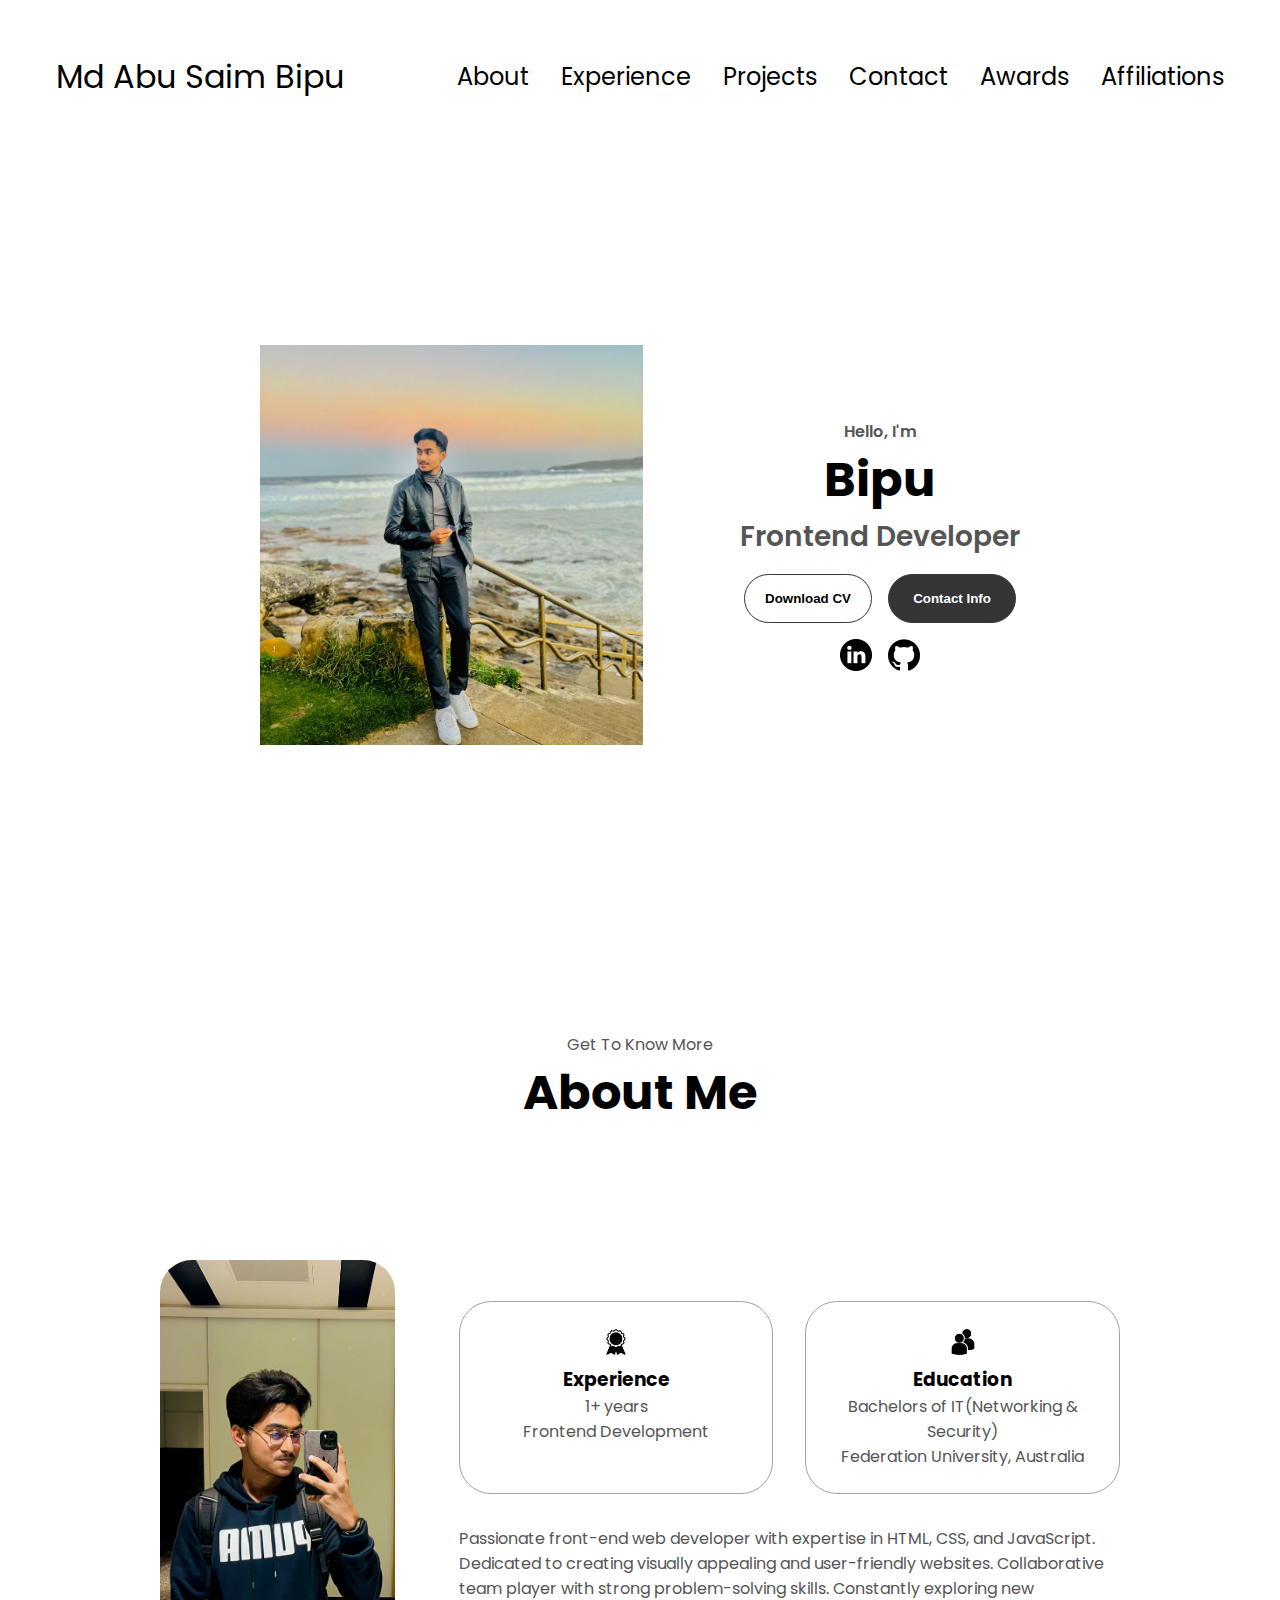
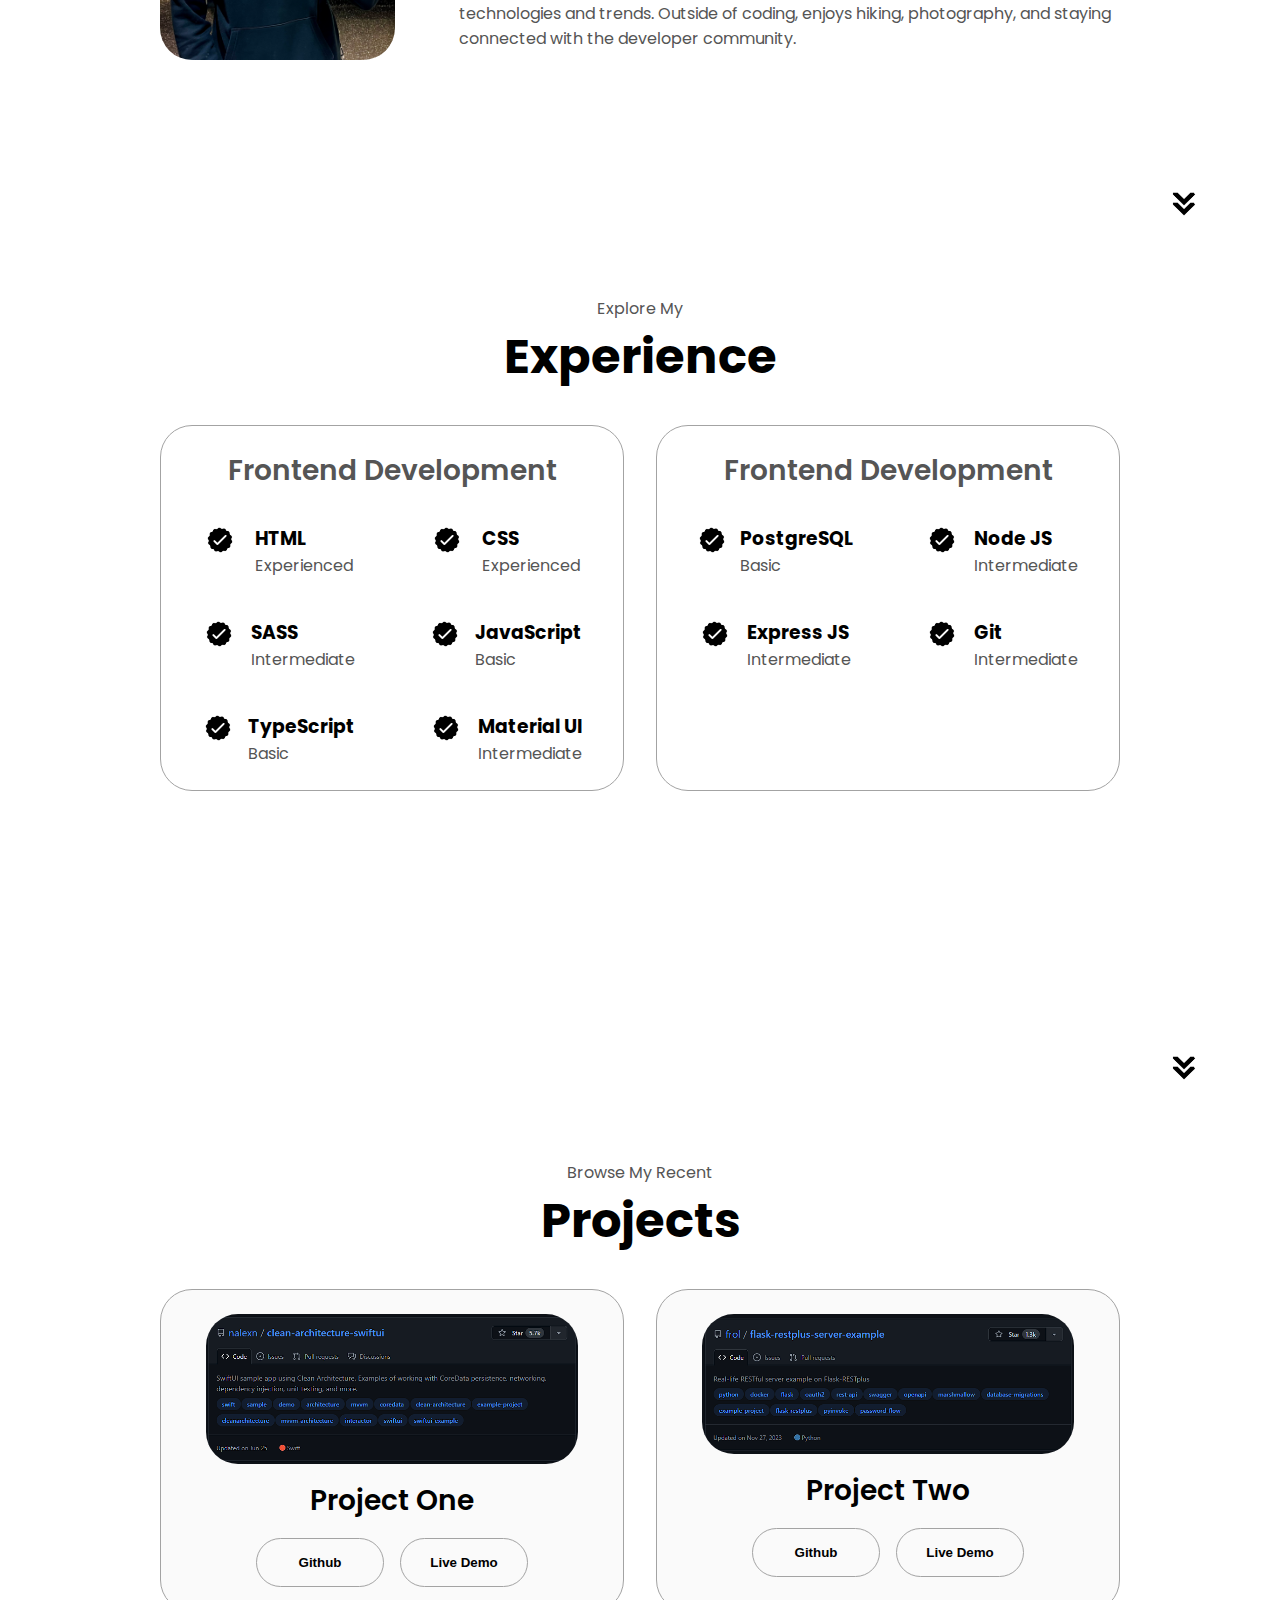
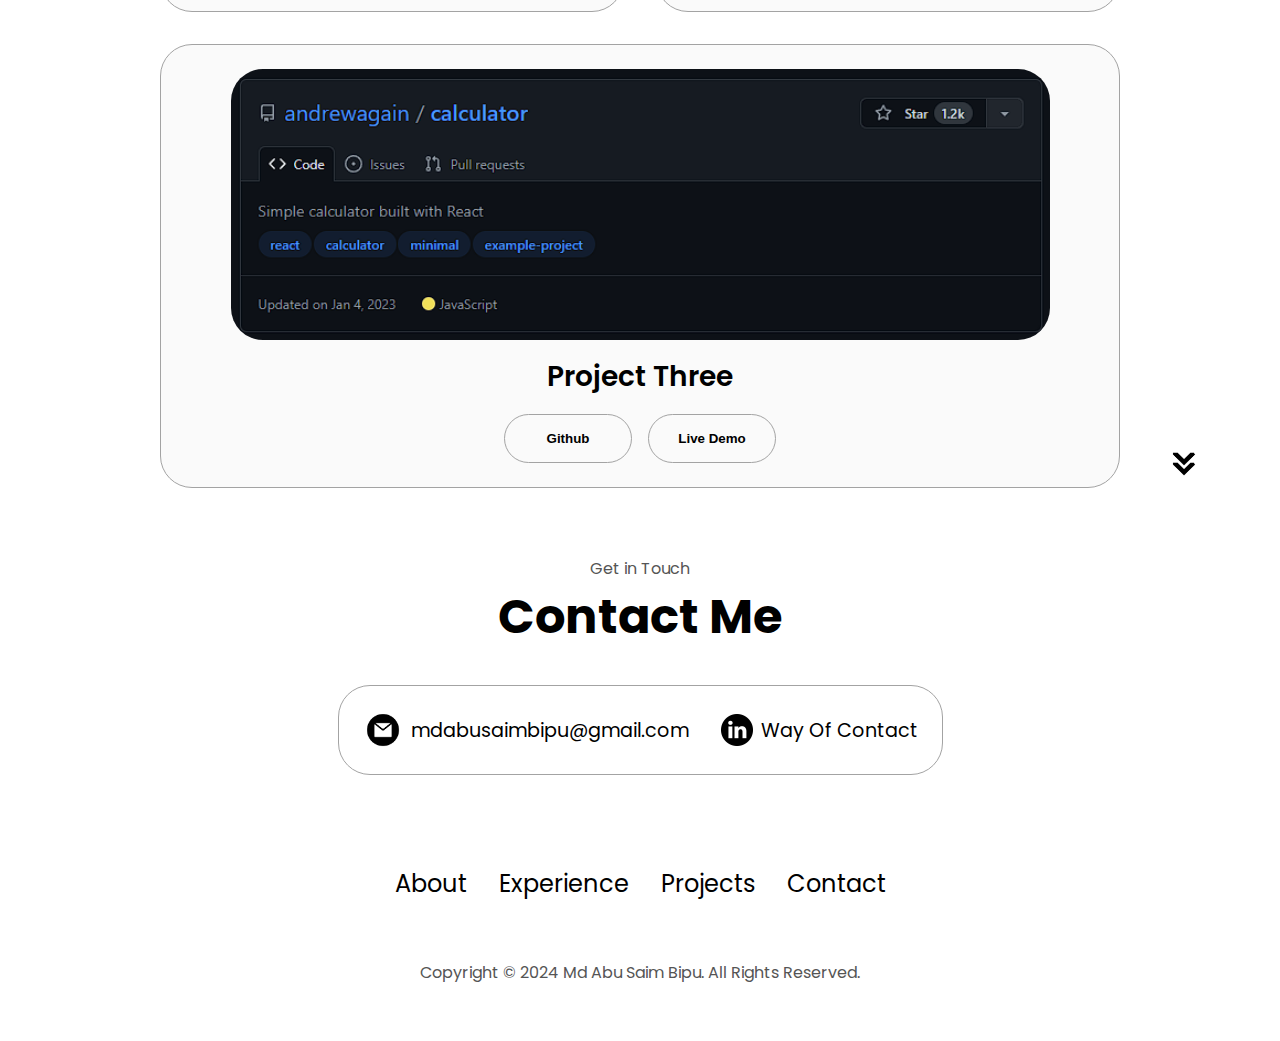
<file: index.html>
<!DOCTYPE html>
<html lang="en">
  <head>
    <meta charset="UTF-8" />
    <meta http-equiv="X-UA-Compatible" content="IE=edge" />
    <meta name="viewport" content="width=device-width, initial-scale=1.0" />
    <title>My Portfolio</title>
    <link rel="stylesheet" href="style.css" />
    <link rel="stylesheet" href="mediaqueries.css" />
  </head>
  <body>
    <nav id="desktop-nav">
      <div class="logo">Md Abu Saim Bipu</div>
      <div>
        <ul class="nav-links">
          <li><a href="#about">About</a></li>
          <li><a href="#experience">Experience</a></li>
          <li><a href="#projects">Projects</a></li>
          <li><a href="#contact">Contact</a></li>
          <li><a href="Awards">Awards</a></li>
          <li><a href="Affiliations">Affiliations</a></li>
        </ul>
      </div>
    </nav>
    <nav id="hamburger-nav">
      <div class="logo">Md Abu Saim Bipu</div>
      <div class="hamburger-menu">
        <div class="hamburger-icon" onclick="toggleMenu()">
          <span></span>
          <span></span>
          <span></span>
        </div>
        <div class="menu-links">
          <li><a href="#about" onclick="toggleMenu()">About</a></li>
          <li><a href="#experience" onclick="toggleMenu()">Experience</a></li>
          <li><a href="#projects" onclick="toggleMenu()">Projects</a></li>
          <sli><a href="#contact" onclick="toggleMenu()">Contact</a></li>
          <sli><a href="#affiliations" onclick="toggleMenu()">Affiliations</a></li>
        </div>
      </div>
    </nav>
    <section id="profile"> 
      <div class="section__pic-container">
        <img src="./assets/profile-pic.png" alt="John Doe profile picture" />
      </div>
      <div class="section__text">
        <p class="section__text__p1">Hello, I'm</p>
        <h1 class="title">Bipu</h1>
        <p class="section__text__p2">Frontend Developer</p>
        <div class="btn-container">
          <button
            class="btn btn-color-2"
            onclick="window.open('Bipu Resume.pdf')"
          >
            Download CV
          </button>
          <button class="btn btn-color-1" onclick="location.href='./#contact'">
            Contact Info
          </button>
        </div>
        <div id="socials-container">
          <img
            src="./assets/linkedin.png"
            alt="My LinkedIn profile"
            class="icon"
            onclick="location.href='https://linkedin.com/'"
          />
          <img
            src="./assets/github.png"
            alt="My Github profile"
            class="icon"
            onclick="location.href='https://github.com/Bipu2937'"
          />
        </div>
      </div>
    </section>
    <section id="about">
      <p class="section__text__p1">Get To Know More</p>
      <h1 class="title">About Me</h1>
      <div class="section-container">
        <div class="section__pic-container">
          <img
            src="./assets/about-pic.png"
            alt="Profile picture"
            class="about-pic"
          />
        </div>
        <div class="about-details-container">
          <div class="about-containers">
            <div class="details-container">
              <img
                src="./assets/experience.png"
                alt="Experience icon"
                class="icon"
              />
              <h3>Experience</h3>
              <p>1+ years <br />Frontend Development</p>
            </div>
            <div class="details-container">
              <img
                src="./assets/education.png"
                alt="Education icon"
                class="icon"
              />
              <h3>Education</h3>
              <p>Bachelors of IT(Networking & Security)<br />Federation University, Australia</p>
            </div>
          </div>
          <div class="text-container">
            <p>
              Passionate front-end web developer with expertise in HTML, CSS, and JavaScript. 
              Dedicated to creating visually appealing and user-friendly websites. Collaborative team 
              player with strong problem-solving skills. Constantly exploring new technologies and trends. 
              Outside of coding, enjoys hiking, photography, and staying connected with the developer community.
            </p>
          </div>
        </div>
      </div>
      <img
        src="./assets/arrow.png"
        alt="Arrow icon"
        class="icon arrow"
        onclick="location.href='./#experience'"
      />
    </section>
    <section id="experience">
      <p class="section__text__p1">Explore My</p>
      <h1 class="title">Experience</h1>
      <div class="experience-details-container">
        <div class="about-containers">
          <div class="details-container">
            <h2 class="experience-sub-title">Frontend Development</h2>
            <div class="article-container">
              <article>
                <img
                  src="./assets/checkmark.png"
                  alt="Experience icon"
                  class="icon"
                />
                <div>
                  <h3>HTML</h3>
                  <p>Experienced</p>
                </div>
              </article>
              <article>
                <img
                  src="./assets/checkmark.png"
                  alt="Experience icon"
                  class="icon"
                />
                <div>
                  <h3>CSS</h3>
                  <p>Experienced</p>
                </div>
              </article>
              <article>
                <img
                  src="./assets/checkmark.png"
                  alt="Experience icon"
                  class="icon"
                />
                <div>
                  <h3>SASS</h3>
                  <p>Intermediate</p>
                </div>
              </article>
              <article>
                <img
                  src="./assets/checkmark.png"
                  alt="Experience icon"
                  class="icon"
                />
                <div>
                  <h3>JavaScript</h3>
                  <p>Basic</p>
                </div>
              </article>
              <article>
                <img
                  src="./assets/checkmark.png"
                  alt="Experience icon"
                  class="icon"
                />
                <div>
                  <h3>TypeScript</h3>
                  <p>Basic</p>
                </div>
              </article>
              <article>
                <img
                  src="./assets/checkmark.png"
                  alt="Experience icon"
                  class="icon"
                />
                <div>
                  <h3>Material UI</h3>
                  <p>Intermediate</p>
                </div>
              </article>
            </div>
          </div>
          <div class="details-container">
            <h2 class="experience-sub-title">Frontend Development</h2>
            <div class="article-container">
              <article>
                <img
                  src="./assets/checkmark.png"
                  alt="Experience icon"
                  class="icon"
                />
                <div>
                  <h3>PostgreSQL</h3>
                  <p>Basic</p>
                </div>
              </article>
              <article>
                <img
                  src="./assets/checkmark.png"
                  alt="Experience icon"
                  class="icon"
                />
                <div>
                  <h3>Node JS</h3>
                  <p>Intermediate</p>
                </div>
              </article>
              <article>
                <img
                  src="./assets/checkmark.png"
                  alt="Experience icon"
                  class="icon"
                />
                <div>
                  <h3>Express JS</h3>
                  <p>Intermediate</p>
                </div>
              </article>
              <article>
                <img
                  src="./assets/checkmark.png"
                  alt="Experience icon"
                  class="icon"
                />
                <div>
                  <h3>Git</h3>
                  <p>Intermediate</p>
                </div>
              </article>
            </div>
          </div>
        </div>
      </div>
      <img
        src="./assets/arrow.png"
        alt="Arrow icon"
        class="icon arrow"
        onclick="location.href='./#projects'"
      />
    </section>
    <section id="projects">
      <p class="section__text__p1">Browse My Recent</p>
      <h1 class="title">Projects</h1>
      <div class="experience-details-container">
        <div class="about-containers">
          <div class="details-container color-container">
            <div class="article-container">
              <img
                src="./assets/project-1.png"
                alt="Project 1"
                class="project-img"
              />
            </div>
            <h2 class="experience-sub-title project-title">Project One</h2>
            <div class="btn-container">
              <button
                class="btn btn-color-2 project-btn"
                onclick="location.href='https://github.com/nalexn/clean-architecture-swiftui'"
              >
                Github
              </button>
              <button
                class="btn btn-color-2 project-btn"
                onclick="location.href='https://github.com/nalexn/clean-architecture-swiftui'"
              >
                Live Demo
              </button>
            </div>
          </div>
          <div class="details-container color-container">
            <div class="article-container">
              <img
                src="./assets/project-2.png"
                alt="Project 2"
                class="project-img"
              />
            </div>
            <h2 class="experience-sub-title project-title">Project Two</h2>
            <div class="btn-container">
              <button
                class="btn btn-color-2 project-btn"
                onclick="location.href='https://github.com/frol/flask-restplus-server-example'"
              >
                Github
              </button>
              <button
                class="btn btn-color-2 project-btn"
                onclick="location.href='https://github.com/frol/flask-restplus-server-example'"
              >
                Live Demo
              </button>
            </div>
          </div>
          <div class="details-container color-container">
            <div class="article-container">
              <img
                src="./assets/project-3.png"
                alt="Project 3"
                class="project-img"
              />
            </div>
            <h2 class="experience-sub-title project-title">Project Three</h2>
            <div class="btn-container">
              <button
                class="btn btn-color-2 project-btn"
                onclick="location.href='https://github.com/andrewagain/calculator'"
              >
                Github
              </button>
              <button
                class="btn btn-color-2 project-btn"
                onclick="location.href='https://github.com/andrewagain/calculator'"
              >
                Live Demo
              </button>
            </div>
          </div>
        </div>
      </div>
      <img
        src="./assets/arrow.png"
        alt="Arrow icon"
        class="icon arrow"
        onclick="location.href='./#contact'"
      />
    </section>
    <section id="contact">
      <p class="section__text__p1">Get in Touch</p>
      <h1 class="title">Contact Me</h1>
      <div class="contact-info-upper-container">
        <div class="contact-info-container">
          <img
            src="./assets/email.png"
            alt="Email icon"
            class="icon contact-icon email-icon"
          />
          <p><a href="mailto:examplemail@gmail.com">mdabusaimbipu@gmail.com</a></p>
        </div>
        <div class="contact-info-container">
          <img
            src="./assets/linkedin.png"
            alt="LinkedIn icon"
            class="icon contact-icon"
          />
          <p><a href="contact.html">Way Of Contact</a></p>
        </div>
      </div>
    </section>
    <footer>
      <nav>
        <div class="nav-links-container">
          <ul class="nav-links">
            <li><a href="#about">About</a></li>
            <li><a href="#experience">Experience</a></li>
            <li><a href="#projects">Projects</a></li>
            <li><a href="#contact">Contact</a></li>
          </ul>
        </div>
      </nav>
      <p>Copyright &#169; 2024 Md Abu Saim Bipu. All Rights Reserved.</p>
    </footer>
    <script src="script.js"></script>
  </body>
</html>
</file>
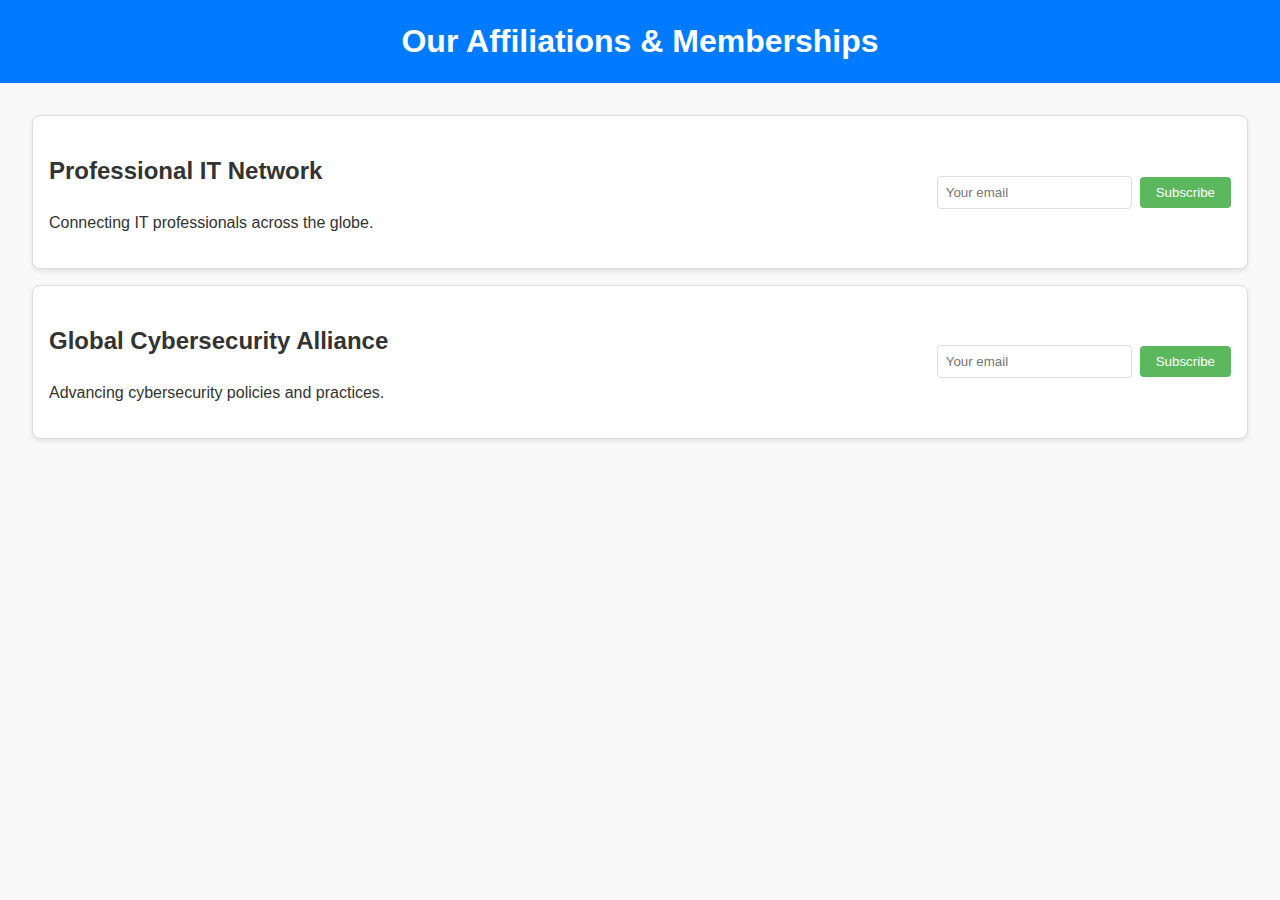
<file: Affiliations.html>
<!DOCTYPE html>
<html lang="en">
<head>
<meta charset="UTF-8">
<meta name="viewport" content="width=device-width, initial-scale=1.0">
<title>Affiliations & Memberships</title>
<link rel="stylesheet" href="Affiliations.css">
<script>
  function subscribe(id) {
    var button = document.getElementById('subscribe-button-' + id);
    button.textContent = 'Subscribed';
    button.disabled = true;
  }
</script>
</head>
<body>
  <header>
    <h1>Our Affiliations & Memberships</h1>
  </header>
  <main>
    <section class="affiliation">
      <div class="content">
        <h2>Professional IT Network</h2>
        <p>Connecting IT professionals across the globe.</p>
      </div>
      <div class="subscription">
        <input type="email" placeholder="Your email" />
        <button id="subscribe-button-1" onclick="subscribe(1)">Subscribe</button>
      </div>
    </section>
    <section class="affiliation">
      <div class="content">
        <h2>Global Cybersecurity Alliance</h2>
        <p>Advancing cybersecurity policies and practices.</p>
      </div>
      <div class="subscription">
        <input type="email" placeholder="Your email" />
        <button id="subscribe-button-2" onclick="subscribe(2)">Subscribe</button>
      </div>
    </section>
  </main>
</body>
</html>
</file>
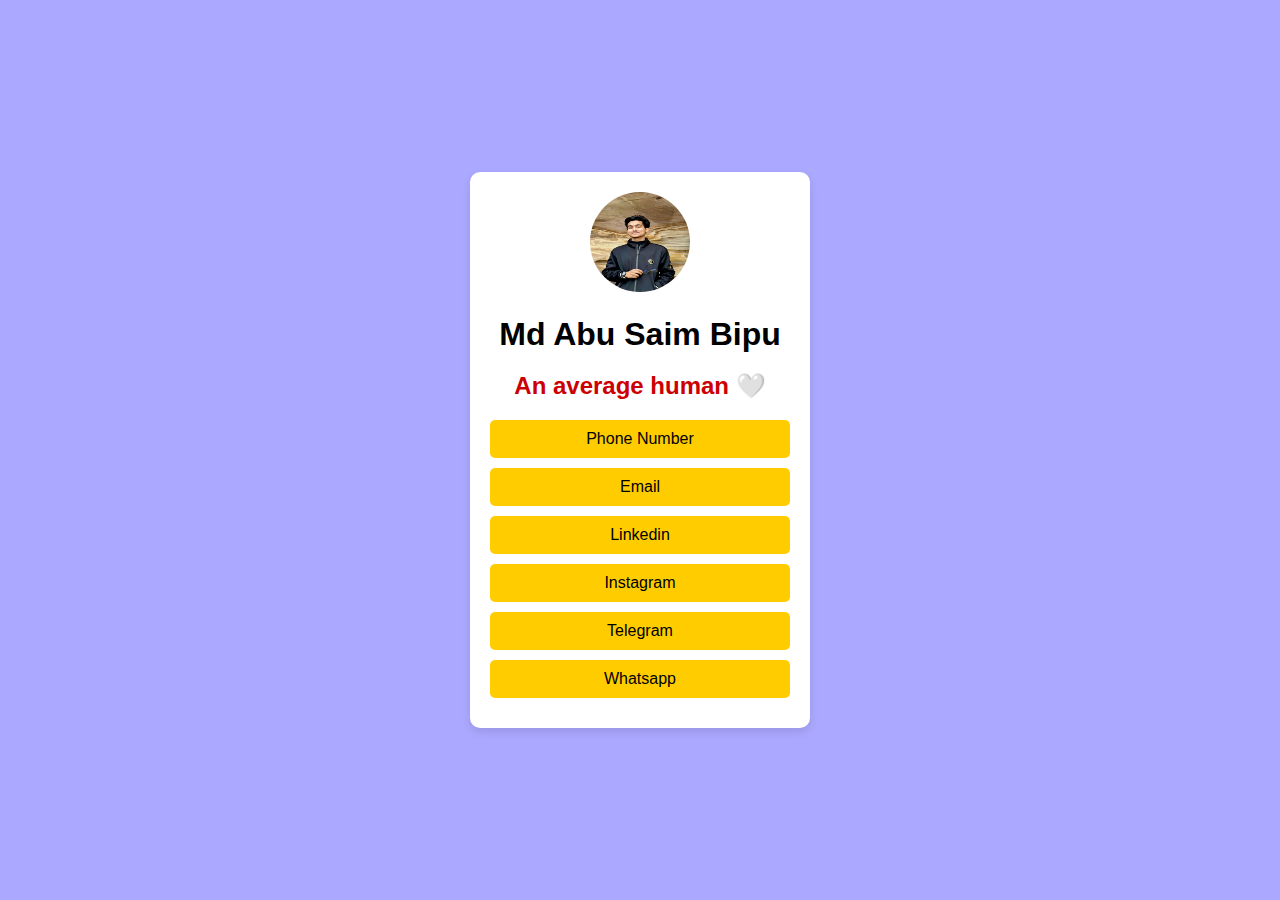
<file: contact.html>
<!DOCTYPE html>
<html lang="en">
<head>
    <meta charset="UTF-8">
    <meta name="viewport" content="width=device-width, initial-scale=1.0">
    <title>Md Abu Saim Bipu</title>
    <style>
        body {
            background: #aba8ff;
            font-family: Arial, sans-serif;
            display: flex;
            justify-content: center;
            align-items: center;
            height: 100vh;
            margin: 0;
        }
        .profile {
            background: #fff;
            border-radius: 10px;
            box-shadow: 0 4px 8px rgba(0, 0, 0, 0.1);
            width: 300px;
            padding: 20px;
            text-align: center;
        }
        .profile img {
            border-radius: 50%;
            width: 100px;
            height: 100px;
            margin-bottom: 10px;
        }
        .profile h1 {
            color: #000;
            margin: 10px 0;
        }
        .profile h2 {
            color: #cc0000;
            margin-bottom: 20px;
        }
        .profile a {
            display: block;
            background: #ffcc00;
            color: #000000;
            text-decoration: none;
            padding: 10px;
            border-radius: 5px;
            margin-bottom: 10px;
        }
        .profile a:hover {
            transition: 1s;
            background:linear-gradient(to bottom, rgba(0, 182, 30, 0.557), rgba(128, 0, 255, 0.397))
        }
    </style>
</head>
<body>
    <div class="profile">
        <img src="bipuprofile.jpg" alt="Profile Picture">
        <h1>Md Abu Saim Bipu</h1>
        <h2>An average human 🤍</h2>
        <a href="tel:+61420378114">Phone Number</a>
        <a href="mailto:mdabusaimbipu@gmail.com">Email</a>
        <a href="https://www.linkedin.com/in/md-abu-saim-bipu-663993272">Linkedin</a>
        <a href="https://instagram.com/md_abu_saim_bipu?igshid=OGQ5ZDc2ODk2ZA==">Instagram</a>
        <a href="https://t.me/abusaimbipu">Telegram</a>
        <a href="https://wa.me/qr/FDHYDKWKELGOH1">Whatsapp</a>
    </div>
</body>
</html>
</file>
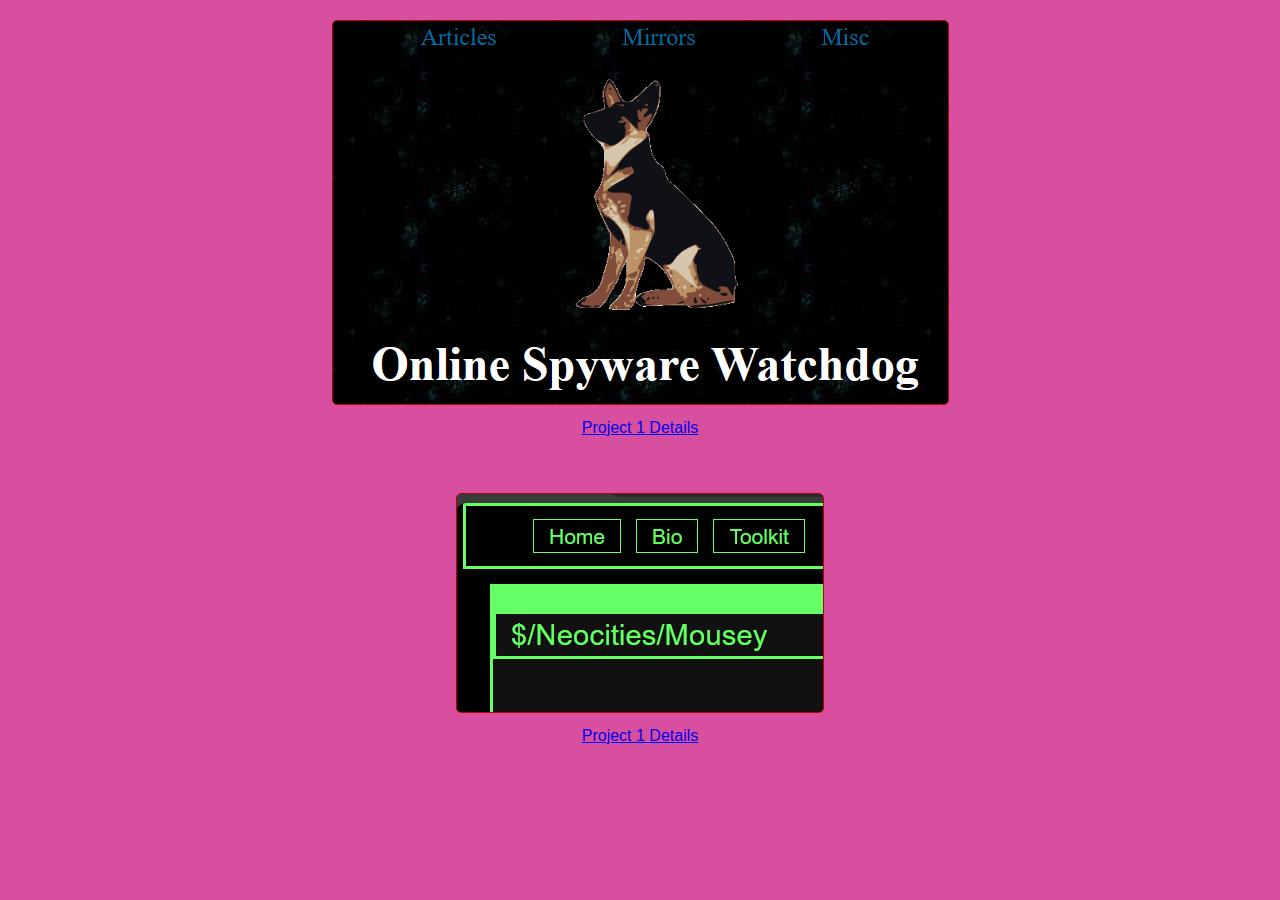
<file: gallery.html>
<!DOCTYPE html>
<html lang="en">
<head>
    <meta charset="UTF-8">
    <meta name="viewport" content="width=device-width, initial-scale=1.0">
    <title>Your Portfolio Gallery</title>
    <link rel="stylesheet" href="gallery.css"> <!-- Link to your CSS file -->
</head>
<body>
    <section class="gallery">
        <div class="image">
            <img src="project1.png" alt="Project 1">
            <p><a href="https://spyware.neocities.org/">Project 1 Details</a></p>
        </div>
        <!-- Add more images and links -->
    </section>
    <section class="gallery">
        <div class="image">
            <img src="project2.png" alt="Project 2">
            <p><a href="https://mousey-sec.neocities.org/">Project 1 Details</a></p>
        </div>
        <!-- Add more images and links -->
    </section>
</body>
</html>
</file>
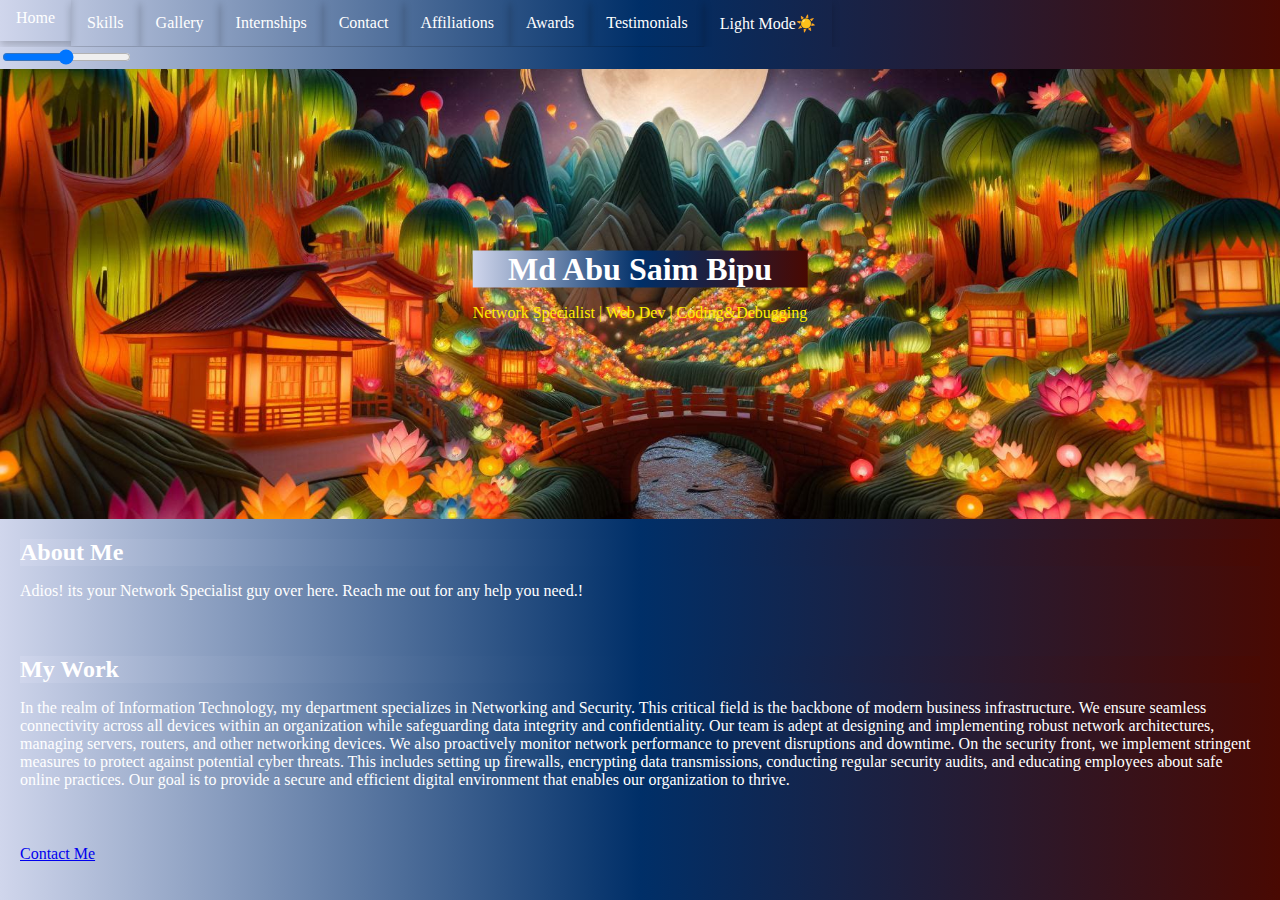
<file: home.html>
<!DOCTYPE html>
<html lang="en">
<head>
<meta charset="UTF-8">
<meta name="viewport" content="width=device-width, initial-scale=1.0">
<title>Personal Portfolio</title>
<link rel="stylesheet" href="home.css">
</head>
<body>
<div class="navbar">
  <a href="home.html">Home</a>
  <a href="skills.html">Skills</a>
  <a href="gallery.html">Gallery</a>
  <a href="internships.html">Internships</a>
  <a href="contact.html">Contact</a>
  <a href="Affiliations.html">Affiliations</a>
  <a href="awards.html">Awards</a>
  <a href="testimonials.html">Testimonials</a>
  <a href="lightmode.html">Light Mode☀️</a>
</div>
<div class="slidecontainer">
  <input type="range" min="1" max="100" value="50" class="slider" id="myRange">
</div>
  <div class="hero-image">
    <div class="hero-text">
      <h1>Md Abu Saim Bipu</h1>
      <p>Network Specialist | Web Dev | Coding&Debugging</p>
    </div>
  </div>
  <section id="about">
    <h2>About Me</h2>
    <p>Adios!
      its your Network Specialist guy over here.
    Reach me out for any help you need.!</p>
  </section>
  <section id="portfolio">
    <h2>My Work</h2>
    <p>In the realm of Information Technology, my department specializes in Networking and Security. This critical field is the backbone of modern business infrastructure. We ensure seamless connectivity across all devices within an organization while safeguarding data integrity and confidentiality. Our team is adept at designing and implementing robust network architectures, managing servers, routers, and other networking devices. We also proactively monitor network performance to prevent disruptions and downtime. On the security front, we implement stringent measures to protect against potential cyber threats. This includes setting up firewalls, encrypting data transmissions, conducting regular security audits, and educating employees about safe online practices. Our goal is to provide a secure and efficient digital environment that enables our organization to thrive.</p>
  </section>
  <section id="contact">
    <a href="contact.html">Contact Me</a>  
  </section>
  </body>
  </html>
</file>
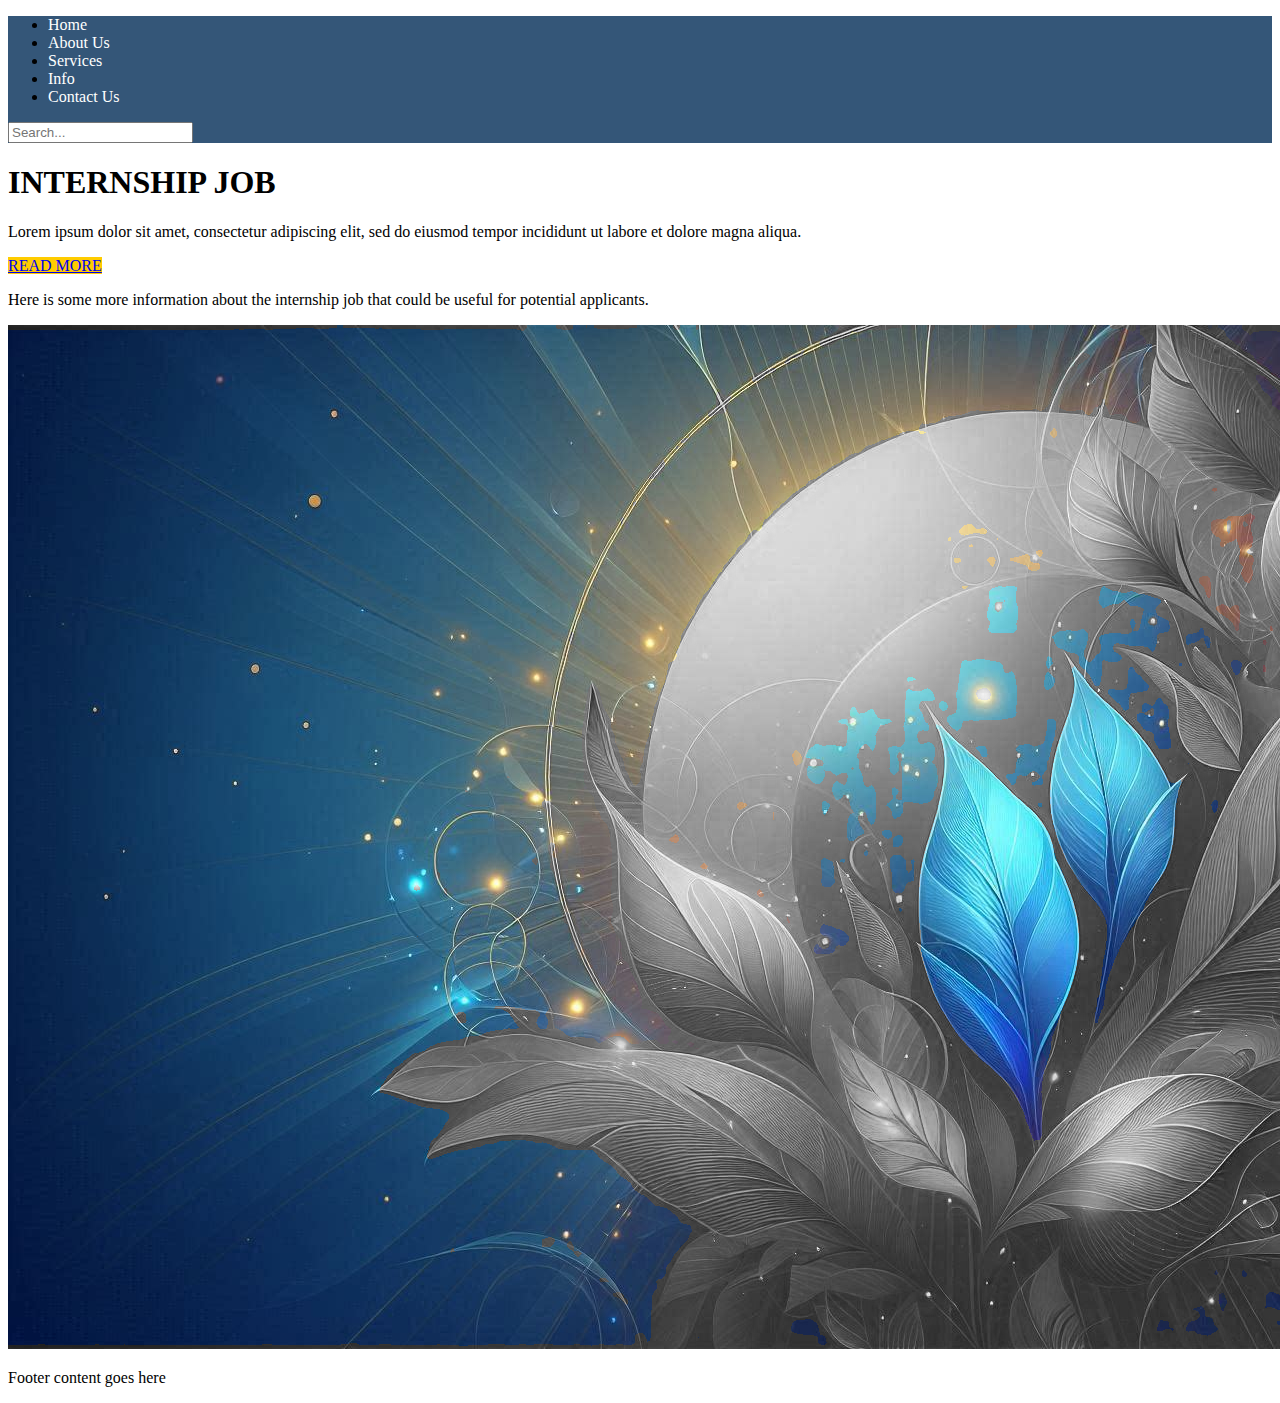
<file: internships.html>
<!DOCTYPE html>
<html lang="en">
<head>
    <meta charset="UTF-8">
    <meta name="viewport" content="width=device-width, initial-scale=1.0">
    <title>Internship Job Page</title>
    <link rel="stylesheet" href="internships.css">
    <!-- Add any additional stylesheet links here -->
</head>
<body>
    <header class="site-header">
        <nav class="navbar">
            <ul class="nav-list">
                <li><a href="#home">Home</a></li>
                <li><a href="#about">About Us</a></li>
                <li><a href="#services">Services</a></li>
                <li><a href="#info">Info</a></li>
                <li><a href="#contact">Contact Us</a></li>
            </ul>
            <div class="search-container">
                <input type="text" placeholder="Search...">
            </div>
        </nav>
        <div class="header-content">
            <h1>INTERNSHIP JOB</h1>
            <p>Lorem ipsum dolor sit amet, consectetur adipiscing elit, sed do eiusmod tempor incididunt ut labore et dolore magna aliqua.</p>
            <a href="#" class="button read-more">READ MORE</a>
        </div>
    </header>
    <main class="site-main">
        <section class="intro-section">
            <p>Here is some more information about the internship job that could be useful for potential applicants.</p>
            <!-- Replace 'illustration.svg' with the path to your actual image file -->
            <img src="illustrator.png" alt="Internship Illustration" class="intro-illustration">
        </section>
        <!-- Add more sections as needed -->
    </main>
    <footer class="site-footer">
        <p>Footer content goes here</p>
    </footer>
    <!-- Add any additional scripts here -->
</body>
</html>
</file>
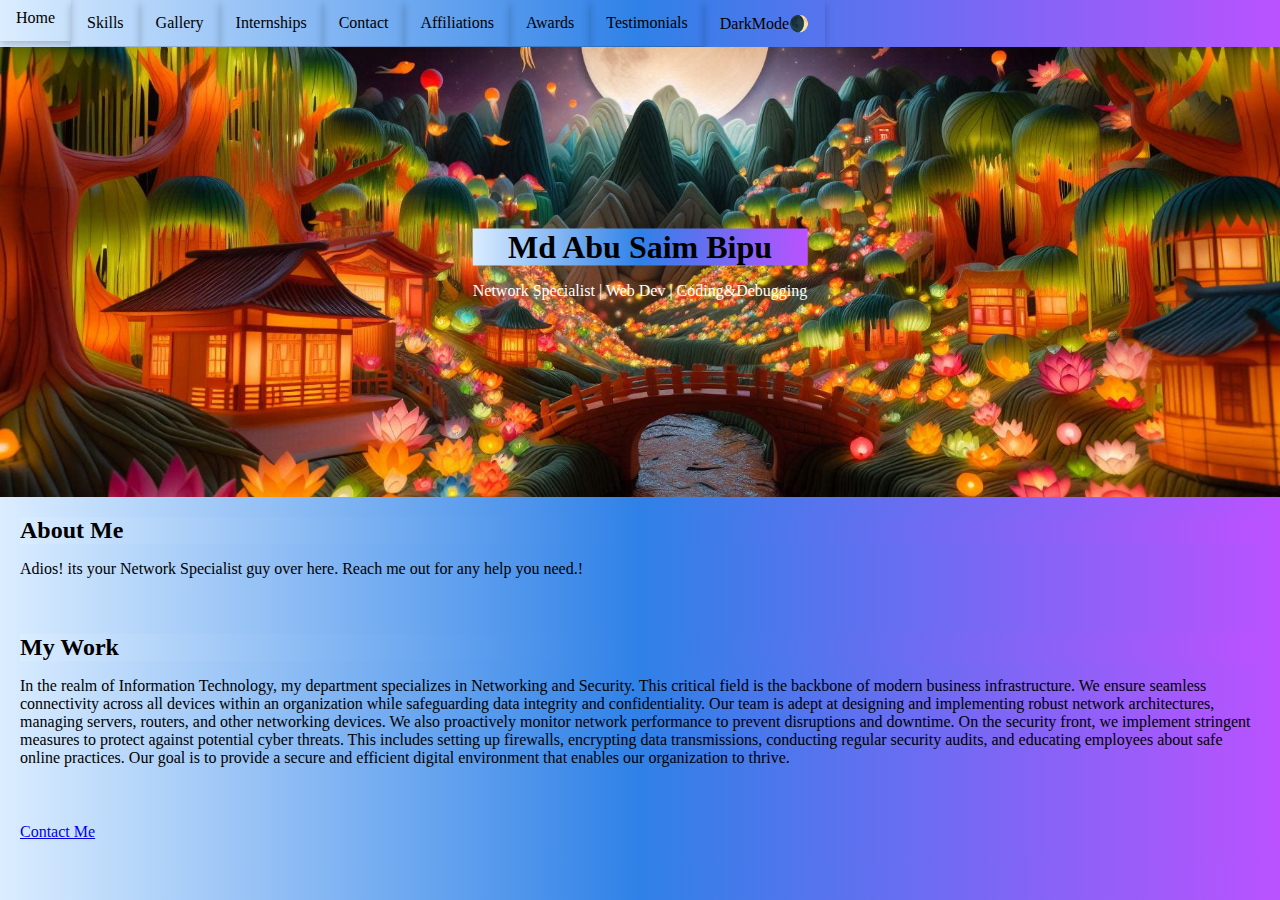
<file: lightmode.html>
<!DOCTYPE html>
<html lang="en">
<head>
<meta charset="UTF-8">
<meta name="viewport" content="width=device-width, initial-scale=1.0">
<title>Personal Portfolio</title>
<link rel="stylesheet" href="LightMode.css">
</head>
<body>

<div class="navbar">
  <a href="index.html">Home</a>
  <a href="skills.html">Skills</a>
  <a href="gallery.html">Gallery</a>
  <a href="internships.html">Internships</a>
  <a href="contact.html">Contact</a>
  <a href="Affiliations.html">Affiliations</a>
  <a href="awards.html">Awards</a>
  <a href="testimonials.html">Testimonials</a>
  <a href="index.html">DarkMode🌒</a>
</div>

  <div class="hero-image">
    <div class="hero-text">
      <h1>Md Abu Saim Bipu</h1>
      <p>Network Specialist | Web Dev | Coding&Debugging</p>
    </div>
  </div>

  <section id="about">
    <h2>About Me</h2>
    <p>Adios!
      its your Network Specialist guy over here.
    Reach me out for any help you need.!</p>
  </section>
  
  <section id="portfolio">
    <h2>My Work</h2>
    <p>In the realm of Information Technology, my department specializes in Networking and Security. This critical field is the backbone of modern business infrastructure. We ensure seamless connectivity across all devices within an organization while safeguarding data integrity and confidentiality. Our team is adept at designing and implementing robust network architectures, managing servers, routers, and other networking devices. We also proactively monitor network performance to prevent disruptions and downtime. On the security front, we implement stringent measures to protect against potential cyber threats. This includes setting up firewalls, encrypting data transmissions, conducting regular security audits, and educating employees about safe online practices. Our goal is to provide a secure and efficient digital environment that enables our organization to thrive.</p>
  </section>
  
  <section id="contact">
    <a href="contact.html">Contact Me</a>

  </section>

  </body>
  </html>
</file>
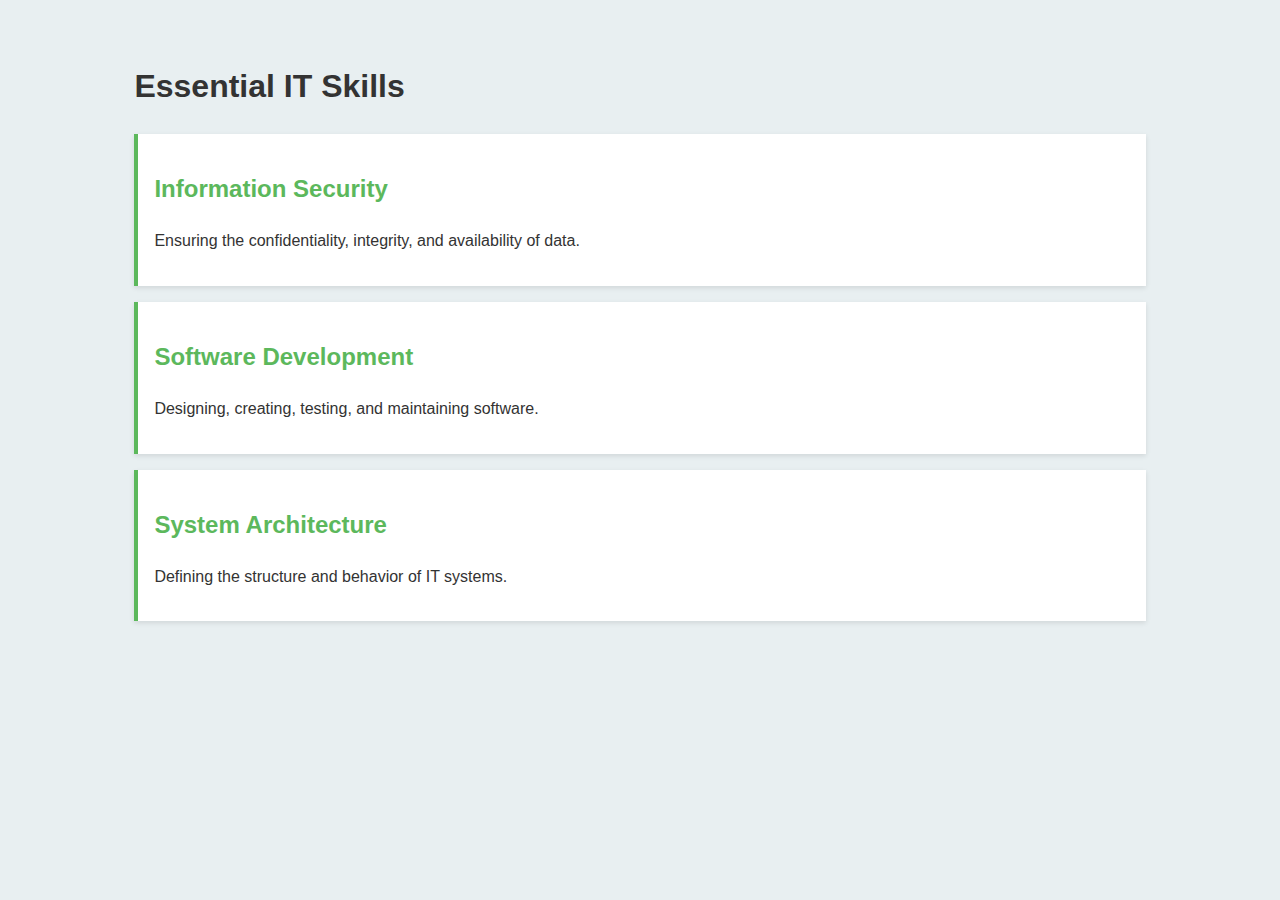
<file: skills.html>
<!DOCTYPE html>
<html lang="en">
<head>
<meta charset="UTF-8">
<meta name="viewport" content="width=device-width, initial-scale=1.0">
<title>IT Skills Showcase</title>
<link rel="stylesheet" href="skills.css">
</head>
<body>
  <section id="it-skills">
    <h1>Essential IT Skills</h1>
    <article class="skill-card">
      <h2>Information Security</h2>
      <p>Ensuring the confidentiality, integrity, and availability of data.</p>
    </article>
    <article class="skill-card">
      <h2>Software Development</h2>
      <p>Designing, creating, testing, and maintaining software.</p>
    </article>
    <article class="skill-card">
      <h2>System Architecture</h2>
      <p>Defining the structure and behavior of IT systems.</p>
    </article>
  </section>
</body>
</html>
</file>
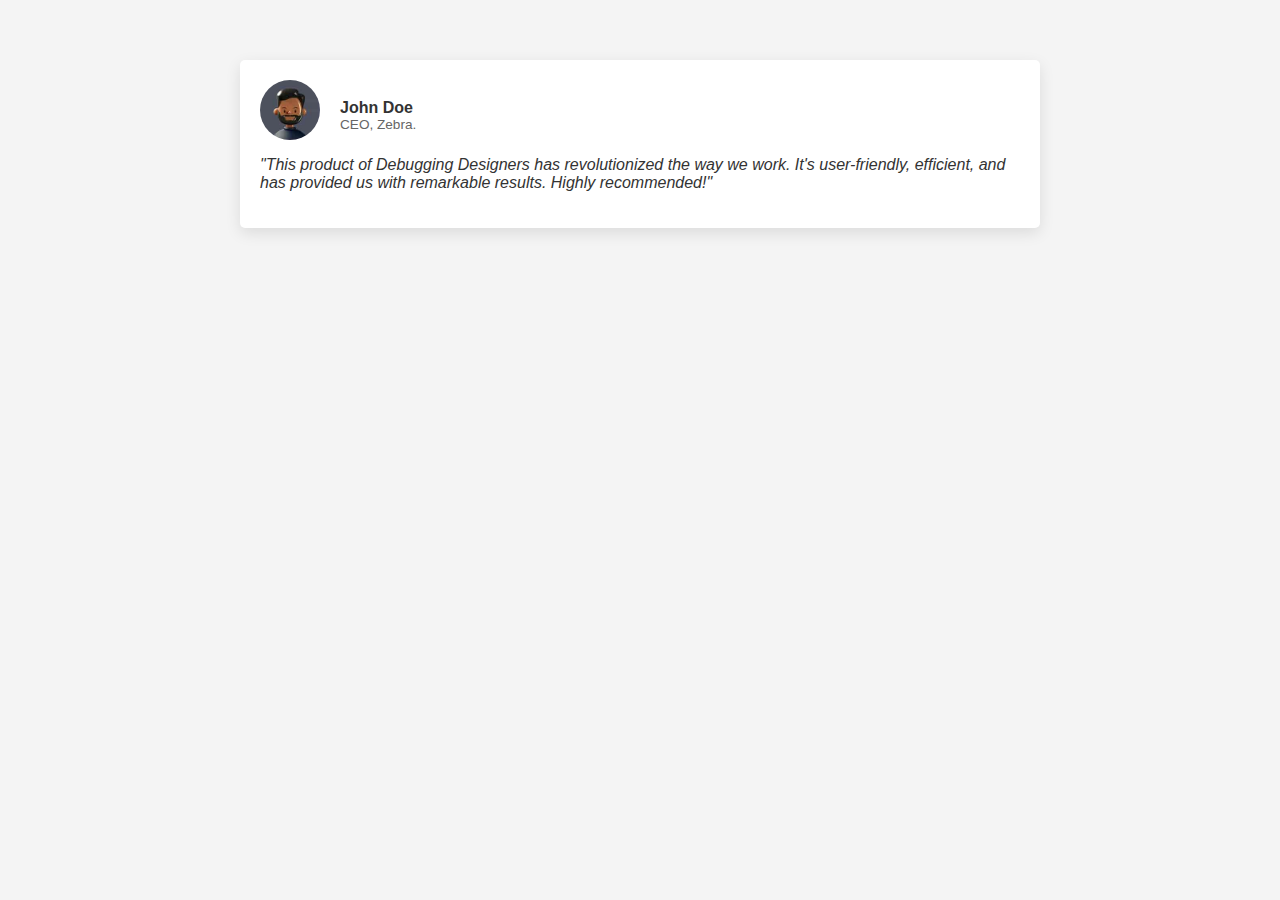
<file: testimonials.html>
<!DOCTYPE html>
<html lang="en">
<head>
<meta charset="UTF-8">
<meta name="viewport" content="width=device-width, initial-scale=1.0">
<title>Testimonials</title>
<style>
  body { font-family: 'Arial', sans-serif; background-color: #f4f4f4; color: #333; }
  .testimonial-container { max-width: 800px; margin: 40px auto; padding: 20px; }
  .testimonial { background: #fff; padding: 20px; margin-bottom: 20px; border-radius: 5px; box-shadow: 0 5px 15px rgba(0,0,0,0.1); }
  .testimonial-header { display: flex; align-items: center; margin-bottom: 10px; }
  .testimonial-text { font-style: italic; }
  .testimonial-author { font-weight: bold; margin-top: 10px; }
  .testimonial-role { font-size: 0.85em; color: #666; }
</style>
</head>
<body>
<div class="testimonial-container">
  <div class="testimonial">
    <div class="testimonial-header">
      <img src="client-photo.jpg" alt="Client Photo" style="width: 60px; height: 60px; border-radius: 50%; margin-right: 20px;">
      <div>
        <div class="testimonial-author">John Doe</div>
        <div class="testimonial-role">CEO, Zebra.</div>
      </div>
    </div>
    <p class="testimonial-text">"This product of Debugging Designers has revolutionized the way we work. It's user-friendly, efficient, and has provided us with remarkable results. Highly recommended!"</p>
  </div>
</div>
</body>
</html>
</file>
<file: style.css>
/* GENERAL */

@import url("https://fonts.googleapis.com/css2?family=Poppins:wght@300;400;500;600&display=swap");

* {
  margin: 0;
  padding: 0;
}

body {
  font-family: "Poppins", sans-serif;
}

html {
  scroll-behavior: smooth;
}

p {
  color: rgb(85, 85, 85);
}

/* TRANSITION */

a,
.btn {
  transition: all 300ms ease;
}

/* DESKTOP NAV */

nav,
.nav-links {
  display: flex;
}

nav {
  justify-content: space-around;
  align-items: center;
  height: 17vh;
}

.nav-links {
  gap: 2rem;
  list-style: none;
  font-size: 1.5rem;
}

a {
  color: black;
  text-decoration: none;
  text-decoration-color: white;
}

a:hover {
  color: grey;
  text-decoration: underline;
  text-underline-offset: 1rem;
  text-decoration-color: rgb(181, 181, 181);
}

.logo {
  font-size: 2rem;
}

.logo:hover {
  cursor: default;
}

/* HAMBURGER MENU */

#hamburger-nav {
  display: none;
}

.hamburger-menu {
  position: relative;
  display: inline-block;
}

.hamburger-icon {
  display: flex;
  flex-direction: column;
  justify-content: space-between;
  height: 24px;
  width: 30px;
  cursor: pointer;
}

.hamburger-icon span {
  width: 100%;
  height: 2px;
  background-color: black;
  transition: all 0.3 ease-in-out;
}

.menu-links {
  position: absolute;
  top: 100%;
  right: 0;
  background-color: white;
  width: fit-content;
  max-height: 0;
  overflow: hidden;
  transition: all 0.3 ease-in-out;
}

.menu-links a {
  display: block;
  padding: 10px;
  text-align: center;
  font-size: 1.5rem;
  color: black;
  text-decoration: none;
  transition: all 0.3 ease-in-out;
}

.menu-links li {
  list-style: none;
}

.menu-links.open {
  max-height: 300px;
}

.hamburger-icon.open span:first-child {
  transform: rotate(45deg) translate(10px, 5px);
}

.hamburger-icon.open span:nth-child(2) {
  opacity: 0;
}

.hamburger-icon.open span:last-child {
  transform: rotate(-45deg) translate(10px, -5px);
}

.hamburger-icon span:first-child {
  transform: none;
}

.hamburger-icon span:first-child {
  opacity: 1;
}

.hamburger-icon span:first-child {
  transform: none;
}

/* SECTIONS */

section {
  padding-top: 4vh;
  height: 96vh;
  margin: 0 10rem;
  box-sizing: border-box;
  min-height: fit-content;
}

.section-container {
  display: flex;
}

/* PROFILE SECTION */

#profile {
  display: flex;
  justify-content: center;
  gap: 5rem;
  height: 80vh;
}

.section__pic-container {
  display: flex;
  height: 400px;
  width: 400px;
  margin: auto 0;
}

.section__text {
  align-self: center;
  text-align: center;
}

.section__text p {
  font-weight: 600;
}

.section__text__p1 {
  text-align: center;
}

.section__text__p2 {
  font-size: 1.75rem;
  margin-bottom: 1rem;
}

.title {
  font-size: 3rem;
  text-align: center;
}

#socials-container {
  display: flex;
  justify-content: center;
  margin-top: 1rem;
  gap: 1rem;
}

/* ICONS */

.icon {
  cursor: pointer;
  height: 2rem;
}

/* BUTTONS */

.btn-container {
  display: flex;
  justify-content: center;
  gap: 1rem;
}

.btn {
  font-weight: 600;
  transition: all 300ms ease;
  padding: 1rem;
  width: 8rem;
  border-radius: 2rem;
}

.btn-color-1,
.btn-color-2 {
  border: rgb(53, 53, 53) 0.1rem solid;
}

.btn-color-1:hover,
.btn-color-2:hover {
  cursor: pointer;
}

.btn-color-1,
.btn-color-2:hover {
  background: rgb(53, 53, 53);
  color: white;
}

.btn-color-1:hover {
  background: rgb(0, 0, 0);
}

.btn-color-2 {
  background: none;
}

.btn-color-2:hover {
  border: rgb(255, 255, 255) 0.1rem solid;
}

.btn-container {
  gap: 1rem;
}

/* ABOUT SECTION */

#about {
  position: relative;
}

.about-containers {
  gap: 2rem;
  margin-bottom: 2rem;
  margin-top: 2rem;
}

.about-details-container {
  justify-content: center;
  flex-direction: column;
}

.about-containers,
.about-details-container {
  display: flex;
}

.about-pic {
  border-radius: 2rem;
}

.arrow {
  position: absolute;
  right: -5rem;
  bottom: 2.5rem;
}

.details-container {
  padding: 1.5rem;
  flex: 1;
  background: white;
  border-radius: 2rem;
  border: rgb(53, 53, 53) 0.1rem solid;
  border-color: rgb(163, 163, 163);
  text-align: center;
}

.section-container {
  gap: 4rem;
  height: 80%;
}

.section__pic-container {
  height: 400px;
  width: 400px;
  margin: auto 0;
}

/* EXPERIENCE SECTION */

#experience {
  position: relative;
}

.experience-sub-title {
  color: rgb(85, 85, 85);
  font-weight: 600;
  font-size: 1.75rem;
  margin-bottom: 2rem;
}

.experience-details-container {
  display: flex;
  justify-content: center;
  flex-direction: column;
}

.article-container {
  display: flex;
  text-align: initial;
  flex-wrap: wrap;
  flex-direction: row;
  gap: 2.5rem;
  justify-content: space-around;
}

article {
  display: flex;
  width: 10rem;
  justify-content: space-around;
  gap: 0.5rem;
}

article .icon {
  cursor: default;
}

/* PROJECTS SECTION */

#projects {
  position: relative;
}

.color-container {
  border-color: rgb(163, 163, 163);
  background: rgb(250, 250, 250);
}

.project-img {
  border-radius: 2rem;
  width: 90%;
  height: 90%;
}

.project-title {
  margin: 1rem;
  color: black;
}

.project-btn {
  color: black;
  border-color: rgb(163, 163, 163);
}

/* CONTACT */

#contact {
  display: flex;
  justify-content: center;
  flex-direction: column;
  height: 70vh;
}

.contact-info-upper-container {
  display: flex;
  justify-content: center;
  border-radius: 2rem;
  border: rgb(53, 53, 53) 0.1rem solid;
  border-color: rgb(163, 163, 163);
  background: (250, 250, 250);
  margin: 2rem auto;
  padding: 0.5rem;
}

.contact-info-container {
  display: flex;
  align-items: center;
  justify-content: center;
  gap: 0.5rem;
  margin: 1rem;
}

.contact-info-container p {
  font-size: larger;
}

.contact-icon {
  cursor: default;
}

.email-icon {
  height: 2.5rem;
}

/* FOOTER SECTION */

footer {
  height: 26vh;
  margin: 0 1rem;
}

footer p {
  text-align: center;
}
</file>
<file: mediaqueries.css>
body{
  background-color: rgb(255, 255, 255);
}
@media screen and (max-width: 1400px) {
  #profile {
    height: 83vh;
    margin-bottom: 6rem;
  }
  .about-containers {
    flex-wrap: wrap;
  }
  #contact,
  #projects {
    height: fit-content;
  }
}

@media screen and (max-width: 1200px) {
  #desktop-nav {
    display: none;
  }
  #hamburger-nav {
    display: flex;
  }
  #experience,
  .experience-details-container {
    margin-top: 2rem;
  }
  #profile,
  .section-container {
    display: block;
  }
  .arrow {
    display: none;
  }
  section,
  .section-container {
    height: fit-content;
  }
  section {
    margin: 0 5%;
  }
  .section__pic-container {
    width: 275px;
    height: 275px;
    margin: 0 auto 2rem;
  }
  .about-containers {
    margin-top: 0;
  }
}

@media screen and (max-width: 600px) {
  #contact,
  footer {
    height: 40vh;
  }
  #profile {
    height: 83vh;
    margin-bottom: 0;
  }
  article {
    font-size: 1rem;
  }
  footer nav {
    height: fit-content;
    margin-bottom: 2rem;
  }
  .about-containers,
  .contact-info-upper-container,
  .btn-container {
    flex-wrap: wrap;
  }
  .contact-info-container {
    margin: 0;
  }
  .contact-info-container p,
  .nav-links li a {
    font-size: 1rem;
  }
  .experience-sub-title {
    font-size: 1.25rem;
  }
  .logo {
    font-size: 1.5rem;
  }
  .nav-links {
    flex-direction: column;
    gap: 0.5rem;
    text-align: center;
  }
  .section__pic-container {
    width: auto;
    height: 46vw;
    justify-content: center;
  }
  .section__text__p2 {
    font-size: 1.25rem;
  }
  .title {
    font-size: 2rem;
  }
  .text-container {
    text-align: justify;
  }
}
</file>
<file: Affiliations.css>
/* styles.css */
body {
    font-family: 'Segoe UI', Tahoma, Geneva, Verdana, sans-serif;
    background-color: #f9f9f9;
    color: #333;
    line-height: 1.6;
    margin: 0;
    padding: 0;
  }
  header {
    background-color: #007bff;
    color: #fff;
    padding: 1rem 0;
    text-align: center;
  }
  header h1 {
    margin: 0;
  }
  main {
    padding: 2rem;
  }
  .affiliation {
    display: flex;
    justify-content: space-between;
    align-items: center;
    background-color: #fff;
    border: 1px solid #ddd;
    border-radius: 8px;
    margin-bottom: 1rem;
    padding: 1rem;
    box-shadow: 0 2px 5px rgba(0,0,0,0.1);
  }
  .content {
    flex: 1;
  }
  .subscription {
    display: flex;
    align-items: center;
  }
  .subscription input[type="email"] {
    padding: 0.5rem;
    margin-right: 0.5rem;
    border: 1px solid #ddd;
    border-radius: 4px;
  }
  .subscription button {
    padding: 0.5rem 1rem;
    background-color: #5cb85c;
    color: white;
    border: none;
    border-radius: 4px;
    cursor: pointer;
  }
  .subscription button:disabled {
    background-color: #ccc;
  }
</file>
<file: gallery.css>
/* styles.css */

body {
    font-family: Arial, sans-serif;
    background-color: #d84f9f;
    margin: 0;
    padding: 0;
}

.gallery {
    display: flex;
    flex-wrap: wrap;
    justify-content: center;
}

.image {
    margin: 20px;
    text-align: center;
}

img {
    max-width: 100%;
    border: 1px solid #ba0000;
    border-radius: 5px;
}

p {
    margin-top: 10px;
}
</file>
<file: home.css>
body,.navbar,h1,h2 {
    margin: 0;
    padding: 0;
    font-family: 'Quicksand';
    color: rgb(255, 255, 255);
    background: linear-gradient(to right, rgb(208, 214, 236), rgb(0, 47, 104), rgb(73, 9, 2));
  }
  
  
  .navbar {
    overflow: hidden;
    background-color: #ffffff;
  }
  
  .navbar a {
    float: left;
    display: block;
    color: white;
    text-align: center;
    padding: 14px 16px;
    text-decoration: none;
    transition: transform 0.3s;
    box-shadow: 0 4px 8px 0 rgba(0,0,0,0.2);
  }
  
  .navbar a:hover {
    transform: translateY(-5px);
  }
  

  .hero-image {
    background-image: url('Designer.png'); /* Add your hero image here */
    height: 50vh;
    background-position: center;
    background-repeat: no-repeat;
    background-size: cover;
    position: relative;
  }
  
  .hero-text {
    text-align: center;
    position: absolute;
    top: 50%;
    left: 50%;
    transform: translate(-50%, -50%);
    color: rgb(255, 238, 0);
  }
  
 
  @media screen and (max-width: 600px) {
    .navbar a {
      float: none;
      display: block;
      text-align: left;
    }
  }
  

  h1, h2 {
    font-family: Georgia, 'Times New Roman', Times, serif;
  }
  

  #about {
    padding: 20px;
  }
  

  #portfolio {
    padding: 20px;
  }
  
 
  #contact {
    padding: 20px;
  }

button {
  background-color: #4CAF50; /* Green */
  border: none;
  color: white;
  padding: 15px 32px;
  text-align: center;
  text-decoration: none;
  display: inline-block;
  font-size: 16px;
  margin: 4px 2px;
  cursor: pointer;
}

button:hover {
  background-color: #45a049;
}
button:active{
  background-color: aqua;
}
button:enabled{
  body,.navbar,h1,h2 {
    margin: 0;
    padding: 0;
    font-family: 'Times New Roman', Times, serif;
    color: black;
    background: linear-gradient(to right, rgb(219, 237, 255), rgb(47, 129, 231), rgb(186, 82, 255));
  }
  
  .navbar {
    overflow: hidden;
    background-color: #b8b8b8;
  }
  
  .navbar a {
    float: left;
    display: block;
    color: rgb(0, 0, 0);
    text-align: center;
    padding: 14px 16px;
    text-decoration: none;
    transition: transform 0.3s;
    box-shadow: 0 4px 8px 0 rgba(0,0,0,0.2);
  }
  
  .navbar a:hover {
    transform: translateY(-5px);
  }

  .hero-image {
    background-image: url('Designer.png'); /* Add your hero image here */
    height: 50vh;
    background-position: center;
    background-repeat: no-repeat;
    background-size: cover;
    position: relative;
  }
  
  .hero-text {
    text-align: center;
    position: absolute;
    top: 50%;
    left: 50%;
    transform: translate(-50%, -50%);
    color: white;
  }
  

  @media screen and (max-width: 600px) {
    .navbar a {
      float: none;
      display: block;
      text-align: left;
    }
  }
  
  
  h1, h2 {
    font-family: Georgia, 'Times New Roman', Times, serif;
  }
  
  
  #about {
    padding: 20px;
  }
  

  #portfolio {
    padding: 20px;
  }
  

  #contact {
    padding: 20px;
  }
  
  .slidecontainer {
    width: 100%;
  }
  
  .slider {
    -webkit-animation: none;
    width: 100%;
    height: 25px;
    background: #d3d3d3;
    outline: none;
    opacity: 0.7;
    -webkit-transition: .2s;
    transition: opacity .2s;
  }
  
  .slider:hover {
    opacity: 1;
  }
  
  .slider::-webkit-slider-thumb {
    -webkit-appearance: none;
    appearance: none;
    width: 25px;
    height: 25px;
    background: #04AA6D;
    cursor: pointer;
  }
  
  .slider::-moz-range-thumb {
    width: 25px;
    height: 25px;
    background: #04AA6D;
    cursor: pointer;  
  }
</file>
<file: internships.css>
/* Using CSS Grid for layout */
.grid-container {
    display: grid;
    grid-template-columns: repeat(auto-fit, minmax(200px, 1fr));
    gap: 20px;
  }
  

  /* Flexbox for alignment */
  .flex-container {
    display: flex;
    justify-content: space-between;
    align-items: center;
  }
  
  /* CSS Variables for consistent styling */
  :root {
    --primary-color: #345678;
    --secondary-color: #ffcc00;
  }
  
  .navbar {
    background-color: var(--primary-color);
  }
  
  .read-more {
    background-color: var(--secondary-color);
  }
  
  /* Advanced selectors */
  :is(.navbar, .footer) a {
    color: white;
    text-decoration: none;
  }
  
  /* CSS Animation */
  @keyframes fadeIn {
    from { opacity: 0; }
    to { opacity: 1; }
  }
  
  .content {
    animation: fadeIn 1s ease-in-out;
  }
</file>
<file: LightMode.css>
body,.navbar,h1,h2 {
    margin: 0;
    padding: 0;
    font-family: 'Times New Roman', Times, serif;
    color: black;
    background: linear-gradient(to right, rgb(219, 237, 255), rgb(47, 129, 231), rgb(186, 82, 255));
  }
  
  .navbar {
    overflow: hidden;
    background-color: #b8b8b8;
  }
  
  .navbar a {
    float: left;
    display: block;
    color: rgb(0, 0, 0);
    text-align: center;
    padding: 14px 16px;
    text-decoration: none;
    transition: transform 0.3s;
    box-shadow: 0 4px 8px 0 rgba(0,0,0,0.2);
  }
  
  .navbar a:hover {
    transform: translateY(-5px);
  }

  .hero-image {
    background-image: url('Designer.png'); /* Add your hero image here */
    height: 50vh;
    background-position: center;
    background-repeat: no-repeat;
    background-size: cover;
    position: relative;
  }
  
  .hero-text {
    text-align: center;
    position: absolute;
    top: 50%;
    left: 50%;
    transform: translate(-50%, -50%);
    color: white;
  }
  

  @media screen and (max-width: 600px) {
    .navbar a {
      float: none;
      display: block;
      text-align: left;
    }
  }
  
  
  h1, h2 {
    font-family: Georgia, 'Times New Roman', Times, serif;
  }
  
  
  #about {
    padding: 20px;
  }
  

  #portfolio {
    padding: 20px;
  }
  

  #contact {
    padding: 20px;
  }
</file>
<file: skills.css>
body {
    background-color: #e8eff1;
    color: #333;
    font-family: 'Segoe UI', Tahoma, Geneva, Verdana, sans-serif;
    line-height: 1.6;
  }
  #it-skills {
    width: 80%;
    margin: auto;
    padding: 2rem;
  }
  .skill-card {
    background-color: #ffffff;
    border-left: 4px solid #5cb85c;
    margin-bottom: 1rem;
    padding: 1rem;
    box-shadow: 0 2px 5px rgba(0,0,0,0.1);
  }
  .skill-card h2 {
    color: #5cb85c;
  }
</file>
